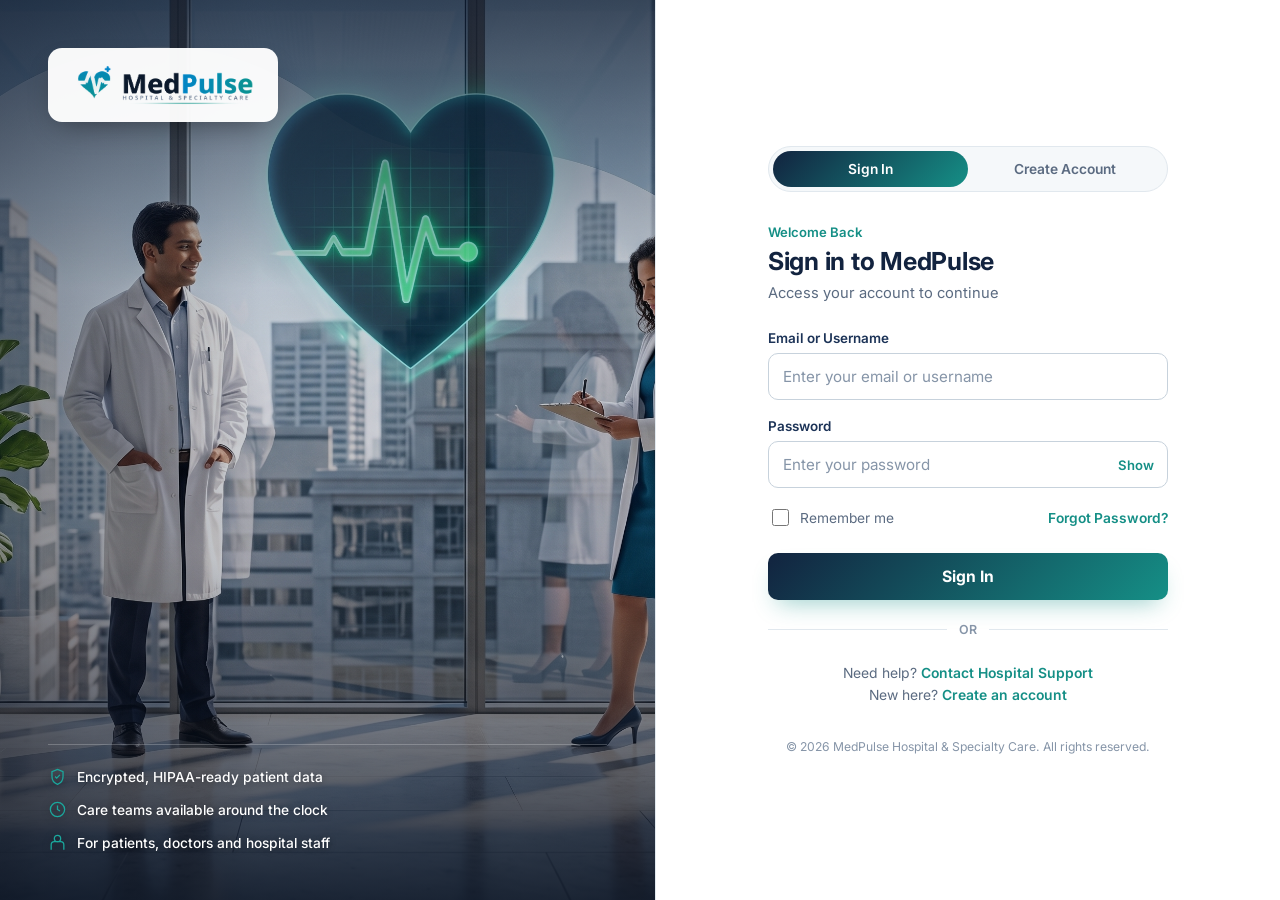
<file: login_page/index.html>
<!DOCTYPE html>
<html lang="en">
<head>
<meta charset="UTF-8">
<meta name="viewport" content="width=device-width, initial-scale=1, viewport-fit=cover">
<title>Sign In · MedPulse Hospital &amp; Specialty Care</title>
<link rel="icon" type="image/svg+xml" href="favicon.svg">
<link rel="preconnect" href="https://fonts.googleapis.com">
<link rel="preconnect" href="https://fonts.gstatic.com" crossorigin>
<link href="https://fonts.googleapis.com/css2?family=Inter:wght@400;500;600;700&display=swap" rel="stylesheet">
<link rel="stylesheet" href="style.css">
</head>
<body>

<div class="auth-page">

  <!-- ============ LEFT: BRAND PANEL ============ -->
  <aside class="brand-panel">

    <img class="brand-bg-photo" src="medpulse.png" alt="Doctors consulting inside a MedPulse facility">
    <div class="brand-overlay" aria-hidden="true"></div>

    <div class="brand-panel__inner">

      <div class="brand-logo-chip">
        <img class="brand-logo" src="logo.png" alt="MedPulse — Hospital &amp; Specialty Care">
      </div>

      <div class="brand-copy">
        <!-- <h1>Care that keeps pace with you.</h1> -->
        <!-- <p>One secure account for appointments, medical records and your care team — wherever your treatment takes you.</p> -->
      </div>

      <ul class="trust-list">
        <li>
          <svg viewBox="0 0 24 24" fill="none" stroke="currentColor" stroke-width="1.6"><path d="M12 3l7 3v6c0 5-3.4 8.6-7 10-3.6-1.4-7-5-7-10V6l7-3z"/><path d="M9 12l2 2 4-4"/></svg>
          Encrypted, HIPAA-ready patient data
        </li>
        <li>
          <svg viewBox="0 0 24 24" fill="none" stroke="currentColor" stroke-width="1.6"><circle cx="12" cy="12" r="9"/><path d="M12 7v5l3.2 2"/></svg>
          Care teams available around the clock
        </li>
        <li>
          <svg viewBox="0 0 24 24" fill="none" stroke="currentColor" stroke-width="1.6"><path d="M4 21v-6a4 4 0 014-4h8a4 4 0 014 4v6"/><circle cx="12" cy="7" r="4"/></svg>
          For patients, doctors and hospital staff
        </li>
      </ul>

    </div>
  </aside>

  <!-- ============ RIGHT: AUTH FORMS ============ -->
  <main class="form-panel">
    <div class="form-card">

      <img class="form-card__mobile-logo" src="logo.png" alt="MedPulse — Hospital &amp; Specialty Care">

      <div class="auth-switch" id="authSwitch" role="tablist">
        <button type="button" class="auth-switch__btn is-active" id="tabSignIn" role="tab" aria-selected="true" aria-controls="panelSignIn">Sign In</button>
        <button type="button" class="auth-switch__btn" id="tabRegister" role="tab" aria-selected="false" aria-controls="panelRegister">Create Account</button>
        <span class="auth-switch__thumb" id="authThumb" aria-hidden="true"></span>
      </div>

      <!-- ---------------- SIGN IN ---------------- -->
      <section class="auth-panel is-active" id="panelSignIn" role="tabpanel" aria-labelledby="tabSignIn">

        <p class="eyebrow">Welcome Back</p>
        <h2 class="auth-heading">Sign in to MedPulse</h2>
        <p class="auth-subtext">Access your account to continue</p>

        <!-- Backend integration point: point this form's action/fetch at your auth API -->
        <form class="auth-form" id="signInForm" autocomplete="on" novalidate>

          <div class="form-field">
            <label for="signInId">Email or Username</label>
            <input type="text" id="signInId" name="identifier" placeholder="Enter your email or username" autocomplete="username" required>
          </div>

          <div class="form-field">
            <label for="signInPw">Password</label>
            <div class="password-field">
              <input type="password" id="signInPw" name="password" placeholder="Enter your password" autocomplete="current-password" required>
              <button type="button" class="password-toggle" data-target="signInPw">Show</button>
            </div>
          </div>

          <div class="form-row">
            <label class="checkbox">
              <input type="checkbox" name="rememberMe">
              <span>Remember me</span>
            </label>
            <a href="#" class="text-link">Forgot Password?</a>
          </div>

          <button type="submit" class="btn-primary">Sign In</button>

          <div class="divider"><span>OR</span></div>

          <p class="helper-text">Need help? <a href="#" class="text-link">Contact Hospital Support</a></p>
          <p class="helper-text">New here? <a href="#" class="text-link" id="goToRegister">Create an account</a></p>
        </form>
      </section>

      <!-- ---------------- CREATE ACCOUNT ---------------- -->
      <section class="auth-panel" id="panelRegister" role="tabpanel" aria-labelledby="tabRegister" hidden>

        <p class="eyebrow">Join MedPulse</p>
        <h2 class="auth-heading">Create your account</h2>
        <p class="auth-subtext">Register as a patient or clinical personnel</p>

        <!-- Backend integration point: point this form's action/fetch at your registration API -->
        <form class="auth-form" id="registerForm" autocomplete="on" novalidate>

          <div class="role-tabs" role="radiogroup" aria-label="Account type">
            <input type="radio" name="role" id="rolePatient" value="patient" checked>
            <label for="rolePatient">Patient</label>

            <input type="radio" name="role" id="roleDoctor" value="doctor">
            <label for="roleDoctor">Doctor</label>

            <input type="radio" name="role" id="roleStaff" value="staff">
            <label for="roleStaff">Staff</label>
          </div>

          <!-- Fields required only for clinical staff -->
          <div class="doctor-fields" id="doctorFields" hidden>
            <div class="form-field">
              <label for="regFacility">Hospital / Facility</label>
              <select id="regFacility" name="facility">
                <option value="">Select the hospital you're registering for</option>
                <option>MedPulse Central</option>
                <option>MedPulse North Wing</option>
                <option>MedPulse Specialty Center</option>
              </select>
            </div>
            <div class="form-field">
              <label for="regSpecialty">Specialty</label>
              <input type="text" id="regSpecialty" name="specialty" placeholder="General Surgery &amp; Critical Care">
            </div>
            <div class="form-field">
              <label for="regLicense">Medical Council Reg. No.</label>
              <input type="text" id="regLicense" name="licenseNumber" placeholder="A-72819">
            </div>
          </div>

          <div class="form-field">
            <label for="regName">Full Legal Name</label>
            <input type="text" id="regName" name="fullName" placeholder="Jane Doe" autocomplete="name" required>
          </div>

          <div class="form-field">
            <label for="regEmail">Email Address</label>
            <input type="email" id="regEmail" name="email" placeholder="you@hospital.com" autocomplete="email" required>
          </div>

          <div class="form-field">
            <label for="regPhone">Phone</label>
            <input type="tel" id="regPhone" name="phone" placeholder="01712345678" autocomplete="tel" required>
          </div>

          <div class="form-grid">
            <div class="form-field">
              <label for="regDob">Date of Birth</label>
              <input type="date" id="regDob" name="dob" autocomplete="bday">
            </div>
            <div class="form-field">
              <label for="regBloodGroup">Blood Group</label>
              <select id="regBloodGroup" name="bloodGroup">
                <option value="">Select</option>
                <option>A+</option><option>A-</option>
                <option>B+</option><option>B-</option>
                <option>O+</option><option>O-</option>
                <option>AB+</option><option>AB-</option>
              </select>
            </div>
          </div>

          <div class="form-field">
            <label for="regPw">Create Password</label>
            <div class="password-field">
              <input type="password" id="regPw" name="password" placeholder="Min. 8 characters" autocomplete="new-password" minlength="8" required>
              <button type="button" class="password-toggle" data-target="regPw">Show</button>
            </div>
          </div>

          <button type="submit" class="btn-primary">Create Account</button>

          <p class="helper-text">Already registered? <a href="#" class="text-link" id="goToSignIn">Back to sign in</a></p>
        </form>
      </section>

      <p class="form-footer">© 2026 MedPulse Hospital &amp; Specialty Care. All rights reserved.</p>
    </div>
  </main>

</div>

<script>
  // Tiny UI-only interactions — no backend logic here.
  const tabSignIn   = document.getElementById('tabSignIn');
  const tabRegister = document.getElementById('tabRegister');
  const panelSignIn   = document.getElementById('panelSignIn');
  const panelRegister = document.getElementById('panelRegister');
  const thumb = document.getElementById('authThumb');

  function showPanel(which){
    const toRegister = which === 'register';
    tabSignIn.classList.toggle('is-active', !toRegister);
    tabRegister.classList.toggle('is-active', toRegister);
    tabSignIn.setAttribute('aria-selected', String(!toRegister));
    tabRegister.setAttribute('aria-selected', String(toRegister));
    panelSignIn.hidden = toRegister;
    panelRegister.hidden = !toRegister;
    panelSignIn.classList.toggle('is-active', !toRegister);
    panelRegister.classList.toggle('is-active', toRegister);
    thumb.classList.toggle('is-right', toRegister);
  }

  tabSignIn.addEventListener('click', () => showPanel('signin'));
  tabRegister.addEventListener('click', () => showPanel('register'));
  document.getElementById('goToRegister').addEventListener('click', (e) => { e.preventDefault(); showPanel('register'); });
  document.getElementById('goToSignIn').addEventListener('click', (e) => { e.preventDefault(); showPanel('signin'); });

  // Show/hide clinical-only fields based on selected role
  const doctorFields = document.getElementById('doctorFields');
  document.querySelectorAll('input[name="role"]').forEach(radio => {
    radio.addEventListener('change', () => {
      doctorFields.hidden = radio.value !== 'doctor' ? true : false;
    });
  });

  // Password show/hide
  document.querySelectorAll('.password-toggle').forEach(btn => {
    btn.addEventListener('click', () => {
      const input = document.getElementById(btn.dataset.target);
      const isHidden = input.type === 'password';
      input.type = isHidden ? 'text' : 'password';
      btn.textContent = isHidden ? 'Hide' : 'Show';
    });
  });
</script>
</body>
</html>
</file>
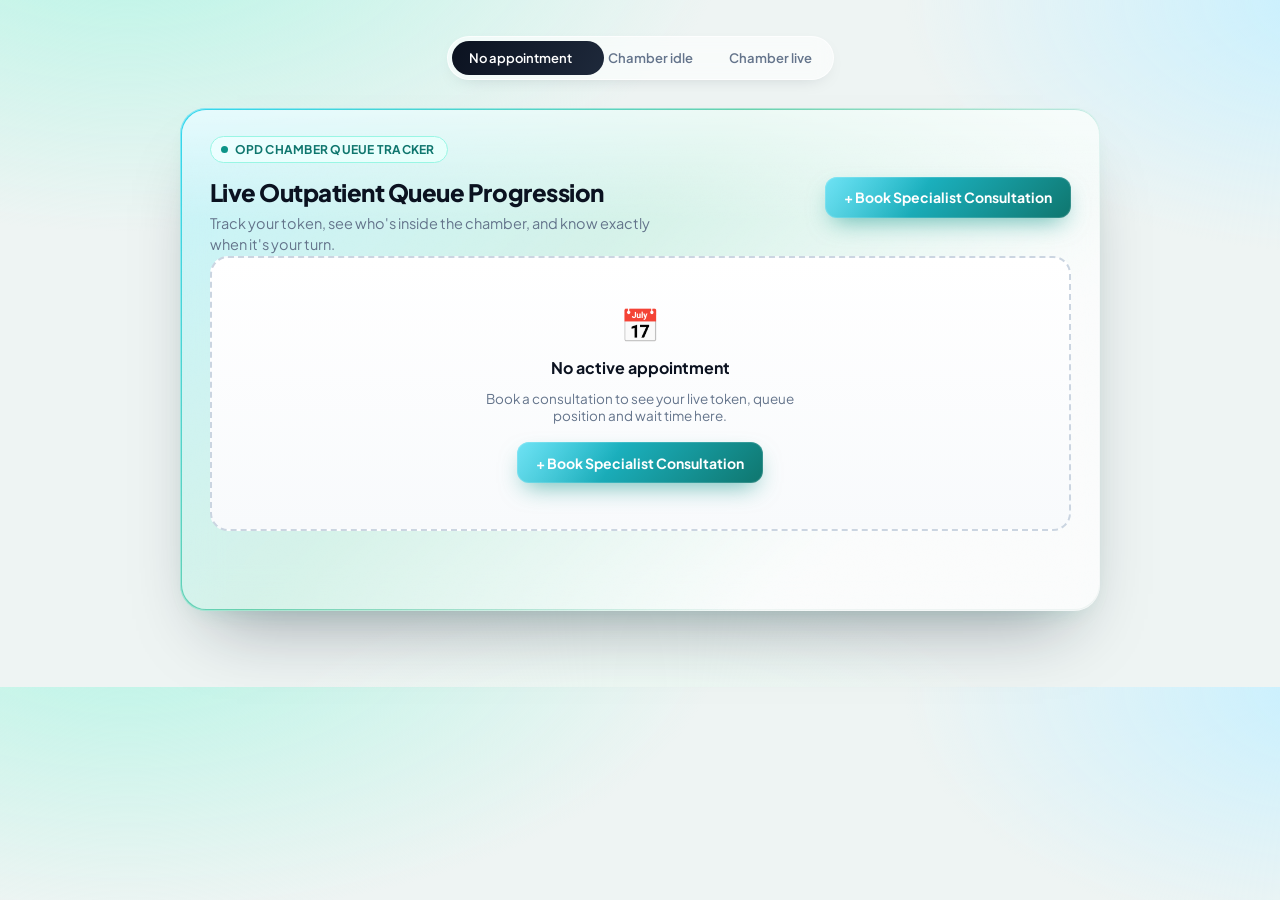
<file: Live OPD Chamber Queue Widget.html>
<!DOCTYPE html>
<html lang="en">
<head>
<meta charset="UTF-8">
<meta name="viewport" content="width=device-width, initial-scale=1, viewport-fit=cover">
<title>MedPulse — Live OPD Chamber Queue</title>
<link rel="preconnect" href="https://fonts.googleapis.com">
<link rel="preconnect" href="https://fonts.gstatic.com" crossorigin>
<link href="https://fonts.googleapis.com/css2?family=Plus+Jakarta+Sans:wght@500;600;700;800&family=JetBrains+Mono:wght@600;700&display=swap" rel="stylesheet">
<style>
  :root{
    --cyan:#22d3ee; --teal:#0d9488; --teal-dark:#0f766e;
    --emerald:#10b981; --emerald-dark:#059669; --emerald-100:#d1fae5;
    --amber:#d97706; --gold:#f59e0b; --amber-100:#fef3c7; --amber-200:#fde68a;
    --slate-900:#0b1220; --slate-700:#334155; --slate-500:#64748b;
    --slate-200:#e2e8f0; --slate-100:#f1f5f9; --slate-50:#f8fafc;
    --mono:'JetBrains Mono','SF Mono',ui-monospace,Menlo,monospace;
    --font:'Plus Jakarta Sans', Inter, system-ui, -apple-system, sans-serif;
    box-sizing:border-box;
  }
  *{box-sizing:inherit;}
  body{
    margin:0; font-family:var(--font); color:var(--slate-900); padding:36px 16px 60px;
    -webkit-font-smoothing:antialiased;
    background:
      radial-gradient(1000px 500px at 10% -10%, #b8f5e6 0%, transparent 60%),
      radial-gradient(800px 460px at 105% 0%, #c7f0ff 0%, transparent 55%),
      radial-gradient(700px 420px at 50% 120%, #ecfdf5 0%, transparent 60%),
      #eef4f3;
  }
  .wrap{max-width:920px;margin:0 auto;}

  /* ---- switcher with sliding pill ---- */
  .demo-switch{
    position:relative; display:flex; gap:2px; background:rgba(255,255,255,.6); backdrop-filter:blur(10px);
    border:1px solid rgba(255,255,255,.7); border-radius:999px; padding:4px; width:fit-content; margin:0 auto 28px;
    box-shadow:0 6px 20px -12px rgba(15,23,42,.25);
  }
  .switch-indicator{
    position:absolute; top:4px; bottom:4px; left:4px; width:0; border-radius:999px;
    background:linear-gradient(120deg,var(--slate-900),#1e293b);
    transition:left .35s cubic-bezier(.65,0,.35,1), width .35s cubic-bezier(.65,0,.35,1);
    z-index:0;
  }
  .demo-switch button{
    position:relative; z-index:1; border:none; background:transparent; padding:9px 17px; border-radius:999px;
    font-family:var(--font); font-size:13px; font-weight:600; color:var(--slate-500);
    cursor:pointer; transition:color .25s;
  }
  .demo-switch button.active{color:#fff;}

  /* ---- hero shell: gradient-border glass container ---- */
  .hero-shell{
    position:relative; border-radius:26px; padding:1.5px; margin-bottom:16px;
    background:linear-gradient(135deg, rgba(34,211,238,.9), rgba(16,185,129,.6) 40%, rgba(16,185,129,0) 75%);
    box-shadow:0 40px 70px -32px rgba(15,23,42,.4), 0 10px 28px -14px rgba(16,185,129,.2), 0 0 0 1px rgba(255,255,255,.4) inset;
    animation:heroIn .7s cubic-bezier(.16,1,.3,1) both;
  }
  @keyframes heroIn{from{opacity:0; transform:translateY(14px) scale(.985);}to{opacity:1; transform:translateY(0) scale(1);}}
  .hero-inner{
    position:relative; border-radius:24.5px; background:rgba(255,255,255,.72);
    backdrop-filter:blur(18px); -webkit-backdrop-filter:blur(18px);
    padding:26px 28px 6px; overflow:hidden;
  }
  .hero-inner::before{
    content:''; position:absolute; inset:0; pointer-events:none; z-index:0;
    background:linear-gradient(180deg, rgba(255,255,255,.55) 0%, rgba(255,255,255,0) 22%);
  }
  .hero-inner::after{
    content:''; position:absolute; inset:0; pointer-events:none; z-index:0; opacity:.5; mix-blend-mode:overlay;
    background-image:url("data:image/svg+xml,%3Csvg xmlns='http://www.w3.org/2000/svg' width='90' height='90'%3E%3Cfilter id='n'%3E%3CfeTurbulence type='fractalNoise' baseFrequency='0.9' numOctaves='2' stitchTiles='stitch'/%3E%3C/filter%3E%3Crect width='100%25' height='100%25' filter='url(%23n)' opacity='0.05'/%3E%3C/svg%3E");
  }
  .hero-inner > *{position:relative; z-index:1;}
  .divider{height:1px; background:linear-gradient(90deg,transparent,rgba(148,163,184,.35),transparent); margin:18px 0;}

  .badge-row{display:flex; align-items:center; gap:8px; margin-bottom:14px;}
  .status-badge{
    display:inline-flex; align-items:center; gap:7px;
    background:linear-gradient(135deg,#ecfeff,#e6fffb);
    color:var(--teal-dark); border:1px solid #99f6e4; padding:5px 12px 5px 10px;
    border-radius:999px; font-size:12px; font-weight:700; letter-spacing:.02em;
  }
  .dot{width:7px;height:7px;border-radius:50%;background:var(--teal);}
  .dot.pulse{animation:pulse 1.8s ease-in-out infinite;}
  @keyframes pulse{0%,100%{box-shadow:0 0 0 0 rgba(16,185,129,.55);}50%{box-shadow:0 0 0 6px rgba(16,185,129,0);}}
  .header-top{display:flex; justify-content:space-between; align-items:flex-start; gap:16px; flex-wrap:wrap;}
  h1{font-size:24px; font-weight:800; margin:0 0 6px; letter-spacing:-.02em; line-height:1.25;}
  .sub{color:var(--slate-500); font-size:14.5px; line-height:1.5; margin:0; max-width:440px;}
  .btn-primary{
    position:relative; overflow:hidden;
    background:linear-gradient(135deg,var(--cyan),var(--teal-dark)); color:#fff; border:none; padding:11.5px 19px;
    border-radius:12px; font-family:var(--font); font-weight:700; font-size:14px;
    cursor:pointer; white-space:nowrap; transition:transform .15s, box-shadow .2s;
    box-shadow:0 10px 24px -8px rgba(13,148,136,.65), 0 0 0 1px rgba(255,255,255,.15) inset;
  }
  .btn-primary::before{
    content:''; position:absolute; inset:0; background:linear-gradient(120deg,rgba(255,255,255,.35),transparent 40%);
    pointer-events:none;
  }
  .btn-primary:hover{transform:translateY(-1.5px); box-shadow:0 14px 30px -8px rgba(13,148,136,.7), 0 0 0 1px rgba(255,255,255,.2) inset;}

  .doc-banner{display:flex; align-items:center; justify-content:space-between; gap:16px; flex-wrap:wrap; padding-bottom:20px;}
  .doc-left{display:flex; align-items:center; gap:14px;}
  .doc-avatar{
    width:46px;height:46px;border-radius:12px; background:linear-gradient(145deg,var(--cyan),var(--teal-dark));
    color:#fff; display:flex; align-items:center; justify-content:center; font-weight:700; font-size:16px; flex:none;
    box-shadow:0 8px 18px -6px rgba(13,148,136,.6), 0 0 0 3px rgba(34,211,238,.15);
  }
  .doc-name{font-weight:700; font-size:15.5px; margin:0; letter-spacing:-.005em;}
  .doc-meta{color:var(--slate-500); font-size:13px; margin:2px 0 0;}
  .session-status{font-size:13px; font-weight:600; display:flex; align-items:center; gap:6px;}
  .session-status.on{color:var(--emerald-dark);}
  .session-status.delayed{color:var(--amber);}

  .grid{display:grid; grid-template-columns:repeat(3,1fr); gap:14px; padding-bottom:22px;}
  @media (max-width:760px){.grid{grid-template-columns:1fr;}}
  .grid.fade-out{animation:gridOut .16s ease forwards;}
  .grid.fade-in{animation:gridIn .38s cubic-bezier(.22,1,.36,1) forwards;}
  @keyframes gridOut{to{opacity:0; transform:translateY(4px) scale(.98);}}
  @keyframes gridIn{from{opacity:0; transform:translateY(12px) scale(.97);}to{opacity:1; transform:translateY(0) scale(1);}}

  .card{
    background:linear-gradient(180deg,rgba(255,255,255,.92),rgba(255,255,255,.62));
    border:1px solid rgba(226,232,240,.8); border-radius:20px;
    padding:21px; display:flex; flex-direction:column; gap:10px; position:relative; overflow:hidden;
    box-shadow:0 1px 2px rgba(15,23,42,.03);
    transition:transform .3s cubic-bezier(.16,1,.3,1), box-shadow .3s ease;
  }
  .card::after{
    content:''; position:absolute; top:0; left:10%; right:10%; height:1px;
    background:linear-gradient(90deg,transparent,rgba(255,255,255,.9),transparent); pointer-events:none;
  }
  .card:hover{transform:translateY(-5px); box-shadow:0 24px 40px -22px rgba(15,23,42,.32);}
  .card-label{font-size:11px; font-weight:700; color:var(--slate-500); letter-spacing:.05em;}
  .token-big{
    font-size:40px; font-weight:800; letter-spacing:-.02em; font-variant-numeric:tabular-nums;
    background:linear-gradient(135deg,var(--slate-900),var(--teal-dark));
    -webkit-background-clip:text; background-clip:text; color:transparent;
  }
  .pill{display:inline-flex; align-items:center; gap:6px; background:var(--slate-100); color:var(--slate-700); border-radius:999px; padding:5px 10px; font-size:12px; font-weight:600; width:fit-content;}
  .shift-info{font-size:13px; color:var(--slate-500); line-height:1.45;}

  /* ---- Card 2: hero monitor ---- */
  .card2.idle{
    background:
      radial-gradient(140px 100px at 85% -10%, rgba(245,158,11,.25), transparent),
      linear-gradient(160deg,#fff8e8,#fdf1d9 55%,#fff);
    border-color:var(--amber-200);
    box-shadow:0 20px 40px -24px rgba(217,119,6,.35);
  }
  .hourglass{width:40px;height:40px;border-radius:12px;display:flex;align-items:center;justify-content:center;font-size:19px;
    background:linear-gradient(145deg,var(--amber-100),var(--amber-200)); animation:flip 2.4s ease-in-out infinite;}
  @keyframes flip{0%,40%{transform:rotate(0);}50%,90%{transform:rotate(180deg);}100%{transform:rotate(180deg);}}
  .idle-flag{color:#92400e; font-weight:800; font-size:19px;}
  .idle-tag{display:inline-flex; align-items:center; gap:6px; width:fit-content; background:var(--amber-100); color:#92400e;
    border:1px solid var(--amber-200); padding:4px 10px; border-radius:999px; font-size:11.5px; font-weight:700;}
  .idle-tag .dot{background:var(--amber); animation:pulse 2s ease-in-out infinite;}

  .card2.live{
    background:linear-gradient(155deg,#083d34 0%,#0a5c4c 45%,#0d9488 100%);
    border-color:transparent; color:#ecfffb;
    box-shadow:0 10px 30px -10px rgba(16,185,129,.45), 0 30px 60px -30px rgba(16,185,129,.4);
  }
  .card2.live .card-label{color:#a7f3d0;}
  .card2.live::before{
    content:''; position:absolute; inset:0; border-radius:20px; padding:1.5px;
    background:conic-gradient(from var(--ang,0deg), transparent 0deg, #6ee7b7 40deg, #22d3ee 90deg, transparent 160deg);
    -webkit-mask:linear-gradient(#000 0 0) content-box, linear-gradient(#000 0 0);
    -webkit-mask-composite:xor; mask-composite:exclude;
    animation:spin 3.2s linear infinite; pointer-events:none;
  }
  @keyframes spin{to{--ang:360deg;}}
  @property --ang{syntax:'<angle>'; inherits:false; initial-value:0deg;}
  .live-tag{display:inline-flex; align-items:center; gap:7px; color:#d1fae5; font-weight:700; font-size:11.5px;
    background:rgba(16,185,129,.25); border:1px solid rgba(110,231,183,.4); padding:4px 10px; border-radius:999px; width:fit-content;}
  .pulse-mini{width:7px;height:7px;border-radius:50%;background:#6ee7b7; animation:pulse 1.4s ease-in-out infinite;}
  .serving-name{font-size:23px; font-weight:800; display:flex; align-items:center; gap:9px; color:#fff;}
  .live-dot{width:10px;height:10px;border-radius:50%;background:#34d399; box-shadow:0 0 0 4px rgba(52,211,153,.3); animation:blink 1.1s steps(1) infinite;}
  @keyframes blink{0%,49%{opacity:1;}50%,100%{opacity:.25;}}
  .card2.live .shift-info{color:#c7f6e9;}
  .ecg-wrap{width:100%;height:26px;overflow:hidden;margin-top:2px;}
  .ecg-track{width:200%;height:100%;display:flex;animation:ecgScroll 3.4s linear infinite;}
  .ecg-track svg{width:50%;height:100%;flex:none;}
  @keyframes ecgScroll{from{transform:translateX(0);}to{transform:translateX(-50%);}}

  /* ---- Card 3: radial gauge ---- */
  .gauge-wrap{display:flex; flex-direction:column; align-items:center; gap:12px; padding-top:2px;}
  .gauge-svg{transform:rotate(-90deg); overflow:visible;}
  .gauge-track{fill:none; stroke:var(--slate-100); stroke-width:9;}
  .gauge-progress{
    fill:none; stroke:url(#gaugeGrad); stroke-width:9; stroke-linecap:round;
    transition:stroke-dashoffset 1s linear, stroke 0.6s ease;
    filter:drop-shadow(0 0 5px rgba(16,185,129,.5)) drop-shadow(0 0 10px rgba(34,211,238,.35));
  }
  .gauge-center{position:relative;}
  .gauge-time{
    position:absolute; inset:0; display:flex; align-items:center; justify-content:center;
    font-family:var(--mono); font-size:21px; font-weight:800; letter-spacing:.01em; color:var(--slate-900);
    transition:color .4s ease;
  }
  .gauge-time .minus{opacity:.7; margin-right:1px;}
  .gauge-time .colon{animation:blinkColon 1s steps(1) infinite; margin:0 1px;}
  @keyframes blinkColon{0%,49%{opacity:1;}50%,100%{opacity:.15;}}

  /* turn-ready alert state */
  .gauge-wrap.ready .gauge-progress{stroke:url(#gaugeGradReady); stroke-dashoffset:0; animation:readyRing 1.1s ease-in-out infinite;}
  @keyframes readyRing{
    0%,100%{filter:drop-shadow(0 0 6px rgba(245,158,11,.6)) drop-shadow(0 0 4px rgba(245,158,11,.4));}
    50%{filter:drop-shadow(0 0 16px rgba(16,185,129,.85)) drop-shadow(0 0 8px rgba(245,158,11,.55));}
  }
  .gauge-time.ready{
    flex-direction:column; gap:2px; font-family:var(--font); font-size:13px; font-weight:800;
    letter-spacing:.01em; text-transform:none; animation:readyText 1.1s ease-in-out infinite;
  }
  @keyframes readyText{0%,100%{color:#b45309;}50%{color:#059669;}}
  .ahead-pill{
    background:rgba(255,255,255,.7); backdrop-filter:blur(6px); border:1px solid rgba(148,163,184,.3);
    padding:7px 14px; border-radius:999px; font-size:12.5px; font-weight:700; color:var(--slate-700);
  }
  .est-window{font-size:12px; color:var(--slate-500); text-align:center;}

  /* ---- alert strip ---- */
  .alert-strip{
    display:flex; align-items:center; gap:10px;
    background:linear-gradient(135deg,var(--amber-100),#fff4e0); border:1px solid var(--amber-200);
    color:#92400e; border-radius:14px; padding:13px 18px; font-size:14px; font-weight:600;
    max-height:0; opacity:0; overflow:hidden; margin:0 0 0; transform:translateY(-6px);
    transition:max-height .4s ease, opacity .4s ease, transform .4s ease, margin .4s ease;
  }
  .alert-strip.show{max-height:80px; opacity:1; transform:translateY(0); margin:0 0 16px; animation:alertPulse 2.5s ease-in-out infinite;}
  @keyframes alertPulse{0%,100%{box-shadow:0 0 0 0 rgba(217,119,6,0);}50%{box-shadow:0 0 0 6px rgba(217,119,6,.1);}}

  .empty-state{border:2px dashed #cbd5e1; border-radius:18px; padding:46px 20px; display:flex; flex-direction:column; align-items:center; gap:12px; text-align:center; background:linear-gradient(180deg,#fff,var(--slate-50)); margin-bottom:22px;}
  .empty-icon{font-size:32px;}
  .empty-title{font-weight:700; font-size:16px;}
  .empty-sub{color:var(--slate-500); font-size:13.5px; max-width:340px;}
  .hide{display:none !important;}
  @media (prefers-reduced-motion:reduce){*{animation-duration:.001ms !important; animation-iteration-count:1 !important; transition-duration:.001ms !important;}}
</style>
</head>
<body>
<div class="wrap">

  <div class="demo-switch" role="tablist" aria-label="Demo state switcher">
    <div class="switch-indicator" id="switchInd"></div>
    <button data-state="vacant" class="active">No appointment</button>
    <button data-state="idle">Chamber idle</button>
    <button data-state="live">Chamber live</button>
  </div>

  <div class="hero-shell">
    <div class="hero-inner">
      <div class="badge-row">
        <span class="status-badge"><span class="dot pulse"></span>OPD CHAMBER QUEUE TRACKER</span>
      </div>
      <div class="header-top">
        <div>
          <h1>Live Outpatient Queue Progression</h1>
          <p class="sub">Track your token, see who's inside the chamber, and know exactly when it's your turn.</p>
        </div>
        <button class="btn-primary" id="bookBtn">+ Book Specialist Consultation</button>
      </div>

      <div class="divider" id="divider1"></div>

      <div class="doc-banner" id="docBanner">
        <div class="doc-left">
          <div class="doc-avatar">MT</div>
          <div>
            <p class="doc-name">Dr. Maisa Rahman Tinu</p>
            <p class="doc-meta">Gynecology &amp; Obstetrics · MedPulse Hospital &amp; Specialty Care · Room 241</p>
          </div>
        </div>
        <div class="session-status on" id="sessionStatus"><span class="dot" style="background:var(--emerald)"></span>On schedule</div>
      </div>

      <div class="divider" id="divider2"></div>

      <div class="grid" id="cardGrid"></div>

      <div class="alert-strip" id="alertStrip">⚠️ You are next in line! Please proceed to Chamber Door Room-241</div>
    </div>
  </div>

</div>

<script>
(function(){
  const buttons = document.querySelectorAll('.demo-switch button');
  const switchInd = document.getElementById('switchInd');
  const cardGrid = document.getElementById('cardGrid');
  const docBanner = document.getElementById('docBanner');
  const divider1 = document.getElementById('divider1');
  const divider2 = document.getElementById('divider2');
  const alertStrip = document.getElementById('alertStrip');
  const sessionStatus = document.getElementById('sessionStatus');

  let card2, card2body, aheadEl, estWindow, gaugeProg, gaugeTime, gaugeWrap;
  let timer = null;
  const TOTAL = 480; // 08:00 demo countdown
  let remaining = TOTAL;
  const CIRC = 2 * Math.PI * 52;

  function fmtParts(sec){
    const m = Math.floor(sec/60), s = sec%60;
    return {m:String(m).padStart(2,'0'), s:String(s).padStart(2,'0')};
  }

  const ecgPath = '<svg viewBox="0 0 200 26" preserveAspectRatio="none"><polyline points="0,13 28,13 34,4 40,24 46,13 76,13 82,5 88,21 94,13 200,13" fill="none" stroke="#6ee7b7" stroke-width="2" stroke-linecap="round" stroke-linejoin="round"/></svg>';

  const idleTemplate =
    '<div class="hourglass">⏳</div><span class="idle-flag">Chamber Idle</span>' +
    '<span class="idle-tag"><span class="dot"></span>Awaiting check-in</span>' +
    '<span class="shift-info">Doctor has not checked in yet.</span>';

  const liveTemplate =
    '<div class="live-tag"><span class="pulse-mini"></span>LIVE NOW</div>' +
    '<div class="serving-name"><span class="live-dot"></span>Token #03</div>' +
    '<div class="ecg-wrap"><div class="ecg-track">' + ecgPath + ecgPath + '</div></div>' +
    '<span class="shift-info">Now inside the chamber</span>';

  function gaugeMarkup(){
    return '<div class="gauge-wrap" id="gaugeWrap">' +
      '<div class="gauge-center">' +
      '<svg class="gauge-svg" width="132" height="132" viewBox="0 0 132 132">' +
      '<defs>' +
      '<linearGradient id="gaugeGrad" x1="0%" y1="0%" x2="100%" y2="100%">' +
      '<stop offset="0%" stop-color="#22d3ee"/><stop offset="100%" stop-color="#10b981"/></linearGradient>' +
      '<linearGradient id="gaugeGradReady" x1="0%" y1="0%" x2="100%" y2="100%">' +
      '<stop offset="0%" stop-color="#f59e0b"/><stop offset="100%" stop-color="#10b981"/></linearGradient>' +
      '</defs>' +
      '<circle class="gauge-track" cx="66" cy="66" r="52"/>' +
      '<circle class="gauge-progress" id="gaugeProg" cx="66" cy="66" r="52" stroke-dasharray="' + CIRC + '" stroke-dashoffset="0"/>' +
      '</svg>' +
      '<div class="gauge-time" id="gaugeTime"></div>' +
      '</div>' +
      '<span class="ahead-pill" id="aheadEl">2 patients ahead of you</span>' +
      '<span class="est-window" id="estWindow">Estimated window: 11:40 AM – 11:55 AM</span>' +
      '</div>';
  }

  function renderIdle(){
    card2.className = 'card card2 idle';
    card2body.innerHTML = idleTemplate;
    sessionStatus.className = 'session-status delayed';
    sessionStatus.innerHTML = '<span class="dot" style="background:var(--amber)"></span>Delayed by ~5 mins';
    alertStrip.classList.remove('show');
  }

  function setGaugeTime(){
    if(remaining <= 0){
      gaugeWrap.classList.add('ready');
      gaugeTime.classList.add('ready');
      gaugeTime.innerHTML = 'Turn ready<br>Step inside!';
      gaugeProg.style.strokeDashoffset = 0;
      return;
    }
    gaugeWrap.classList.remove('ready');
    gaugeTime.classList.remove('ready');
    const p = fmtParts(remaining);
    gaugeTime.innerHTML = '<span class="minus">-</span>' + p.m + '<span class="colon">:</span>' + p.s;
    // offset = circumference - (remainingSeconds / totalSeconds) * circumference
    const offset = CIRC - (remaining / TOTAL) * CIRC;
    gaugeProg.style.strokeDashoffset = offset.toFixed(1);
  }

  function updateLiveDynamic(){
    setGaugeTime();
    let ahead;
    if(remaining > 240){ ahead = 2; } else if(remaining > 0){ ahead = 1; } else { ahead = 0; }
    aheadEl.textContent = ahead === 0 ? 'Being called in now' : ahead + (ahead===1?' patient ahead of you':' patients ahead of you');
    estWindow.textContent = ahead === 0 ? 'Please proceed to the chamber door.' : 'Estimated window: 11:40 AM – 11:55 AM';
    alertStrip.classList.toggle('show', ahead <= 1);
  }

  function renderLive(){
    card2.className = 'card card2 live';
    card2body.innerHTML = liveTemplate;
    sessionStatus.className = 'session-status on';
    sessionStatus.innerHTML = '<span class="dot" style="background:var(--emerald)"></span>On schedule';
    remaining = TOTAL;
    updateLiveDynamic();
    clearInterval(timer);
    timer = setInterval(function(){
      if(remaining > 0){ remaining--; updateLiveDynamic(); } else { clearInterval(timer); }
    }, 1000);
  }

  function baseCardsMarkup(){
    return '<div class="card"><span class="card-label">YOUR SERIAL NUMBER</span><div class="token-big">#04</div>' +
      '<span class="shift-info">Morning Shift · 10:00 AM – 1:00 PM</span>' +
      '<span class="pill">🩺 Intake: Chest tightness, fatigue</span></div>' +
      '<div class="card card2" id="card2"><span class="card-label">CURRENTLY SERVING</span><div id="card2body"></div></div>' +
      '<div class="card"><span class="card-label">QUEUE POSITION</span>' + gaugeMarkup() + '</div>';
  }

  function paint(state){
    clearInterval(timer);
    if(state === 'vacant'){
      docBanner.classList.add('hide'); divider1.classList.add('hide'); divider2.classList.add('hide');
      cardGrid.innerHTML = '<div class="empty-state" style="grid-column:1/-1">' +
        '<div class="empty-icon">📅</div><div class="empty-title">No active appointment</div>' +
        '<div class="empty-sub">Book a consultation to see your live token, queue position and wait time here.</div>' +
        '<button class="btn-primary" style="margin-top:6px" onclick="document.getElementById(\'bookBtn\').click()">+ Book Specialist Consultation</button></div>';
      alertStrip.classList.remove('show');
      return;
    }
    docBanner.classList.remove('hide'); divider1.classList.remove('hide'); divider2.classList.remove('hide');
    cardGrid.innerHTML = baseCardsMarkup();
    card2 = document.getElementById('card2');
    card2body = document.getElementById('card2body');
    aheadEl = document.getElementById('aheadEl');
    estWindow = document.getElementById('estWindow');
    gaugeProg = document.getElementById('gaugeProg');
    gaugeTime = document.getElementById('gaugeTime');
    gaugeWrap = document.getElementById('gaugeWrap');

    if(state === 'idle'){ renderIdle(); gaugeProg.style.stroke = '#f59e0b22'; setGaugeTimeIdle(); }
    else if(state === 'live'){ renderLive(); }
  }

  function setGaugeTimeIdle(){
    remaining = TOTAL; setGaugeTime();
    aheadEl.textContent = '2 patients ahead of you';
  }

  function moveIndicator(btn){
    switchInd.style.left = btn.offsetLeft + 'px';
    switchInd.style.width = btn.offsetWidth + 'px';
  }

  function setState(state){
    const btn = [...buttons].find(b => b.dataset.state === state);
    buttons.forEach(b => b.classList.toggle('active', b === btn));
    moveIndicator(btn);
    cardGrid.classList.add('fade-out');
    setTimeout(function(){
      paint(state);
      cardGrid.classList.remove('fade-out');
      cardGrid.classList.add('fade-in');
      setTimeout(()=>cardGrid.classList.remove('fade-in'), 380);
    }, 160);
  }

  buttons.forEach(b => b.addEventListener('click', () => setState(b.dataset.state)));
  document.getElementById('bookBtn').addEventListener('click', () => setState('idle'));

  requestAnimationFrame(function(){ moveIndicator(buttons[0]); paint('vacant'); });
})();
</script>
</body>
</html>
</file>
<file: login_page/style.css>
/* =========================================================
   MedPulse — Sign In / Create Account
   Palette pulled from the MedPulse logo:
     navy  -> "Med" wordmark, headings, dark UI
     teal  -> "Pulse" wordmark, primary actions, links
========================================================= */

:root{
  --navy-900:#12233f;
  --navy-700:#1c3357;
  --navy-500:#3a5578;
  --teal-600:#158f86;
  --teal-500:#1aa89d;
  --teal-100:#e4f5f3;
  --blue-100:#eaf2fb;
  --bg-soft:#f5f8fa;
  --surface:#ffffff;
  --border:#e1e8ee;
  --border-strong:#c7d2dc;
  --text-primary:#16233a;
  --text-muted:#5b6b81;
  --text-faint:#8695a8;
  --danger:#d64545;
  --focus-ring: rgba(26,168,157,0.22);
  --radius-md:10px;
  --radius-lg:16px;
  --shadow-card: 0 20px 45px -20px rgba(18,35,63,0.18);
}

*{box-sizing:border-box;}
html,body{height:100%;}
body{
  margin:0;
  font-family:'Inter',-apple-system,BlinkMacSystemFont,'Segoe UI',sans-serif;
  color:var(--text-primary);
  background:var(--bg-soft);
  -webkit-font-smoothing:antialiased;
}

img{max-width:100%;display:block;}
button{font-family:inherit;}
a{color:inherit;}

.auth-page{
  display:grid;
  grid-template-columns: 1.05fr 1fr;
  min-height:100vh;
}

/* ================= LEFT: BRAND PANEL ================= */
.brand-panel{
  position:relative;
  display:flex;
  padding:0;
  background:var(--navy-900);
  border-right:1px solid var(--border);
  overflow:hidden;
}

.brand-bg-photo{
  position:absolute;
  inset:0;
  width:100%;
  height:100%;
  object-fit:cover;
  object-position:50% 30%;
  z-index:0;
}

.brand-overlay{
  position:absolute;
  inset:0;
  z-index:1;
  background:
    linear-gradient(180deg, rgba(10,20,38,0.72) 0%, rgba(10,20,38,0.18) 32%, rgba(10,20,38,0.20) 62%, rgba(8,17,32,0.88) 100%),
    linear-gradient(90deg, rgba(10,20,38,0.35) 0%, rgba(10,20,38,0) 40%);
}

.brand-panel__inner{
  position:relative;
  z-index:2;
  width:100%;
  display:flex;
  flex-direction:column;
  justify-content:space-between;
  padding:48px;
}

.brand-logo-chip{
  display:inline-flex;
  align-self:flex-start;
  background:rgba(255,255,255,0.96);
  padding:14px 20px;
  border-radius:14px;
  box-shadow:0 12px 30px -12px rgba(0,0,0,0.45);
}

.brand-logo{
  width:190px;
  margin:0;
}

.brand-copy h1{
  font-size:2.05rem;
  line-height:1.22;
  font-weight:700;
  letter-spacing:-0.015em;
  color:#fff;
  margin:0 0 16px;
}

.brand-copy p{
  font-size:1rem;
  line-height:1.65;
  color:rgba(255,255,255,0.85);
  margin:0;
  max-width:38ch;
}

.trust-list{
  list-style:none;
  margin:0;
  padding:22px 0 0;
  border-top:1px solid rgba(255,255,255,0.22);
  display:flex;
  flex-direction:column;
  gap:14px;
}
.trust-list li{
  display:flex;
  align-items:center;
  gap:10px;
  font-size:0.86rem;
  color:#fff;
  font-weight:500;
  text-shadow:0 1px 6px rgba(0,0,0,0.35);
}
.trust-list svg{
  width:19px;height:19px;flex-shrink:0;
  color:var(--teal-500);
  filter:drop-shadow(0 1px 4px rgba(0,0,0,0.35));
}

/* ================= RIGHT: FORM PANEL ================= */
.form-panel{
  display:flex;
  align-items:center;
  justify-content:center;
  padding:48px 32px;
  background:var(--surface);
}

.form-card{
  width:100%;
  max-width:400px;
}

.form-card__mobile-logo{
  display:none;
  width:150px;
  margin:0 auto 28px;
}

.auth-switch{
  position:relative;
  display:grid;
  grid-template-columns:1fr 1fr;
  background:var(--bg-soft);
  border:1px solid var(--border);
  border-radius:999px;
  padding:4px;
  margin-bottom:32px;
}
.auth-switch__btn{
  position:relative;
  z-index:1;
  border:none;
  background:transparent;
  padding:10px 12px;
  border-radius:999px;
  font-size:0.86rem;
  font-weight:600;
  color:var(--text-muted);
  cursor:pointer;
  transition:color 0.25s ease;
}
.auth-switch__btn.is-active{color:#fff;}
.auth-switch__thumb{
  position:absolute;
  top:4px;left:4px;bottom:4px;
  width:calc(50% - 4px);
  background:linear-gradient(135deg,var(--navy-900),var(--teal-600));
  border-radius:999px;
  transition:transform 0.3s cubic-bezier(.65,0,.35,1);
}
.auth-switch__thumb.is-right{transform:translateX(100%);}

.eyebrow{
  font-size:0.82rem;
  font-weight:600;
  color:var(--teal-600);
  margin:0 0 6px;
}
.auth-heading{
  font-size:1.55rem;
  font-weight:700;
  letter-spacing:-0.01em;
  color:var(--navy-900);
  margin:0 0 8px;
}
.auth-subtext{
  font-size:0.92rem;
  color:var(--text-muted);
  margin:0 0 28px;
}

.auth-panel{display:none;}
.auth-panel.is-active{display:block;}

.auth-form{display:flex;flex-direction:column;}

.form-field{margin-bottom:18px;}
.form-field label{
  display:block;
  font-size:0.84rem;
  font-weight:600;
  color:var(--navy-700);
  margin-bottom:7px;
}

.form-field input,
.form-field select{
  width:100%;
  padding:13px 14px;
  font-size:0.95rem;
  font-family:inherit;
  color:var(--text-primary);
  background:var(--surface);
  border:1.5px solid var(--border-strong);
  border-radius:var(--radius-md);
  transition:border-color 0.18s ease, box-shadow 0.18s ease;
}
.form-field input::placeholder{color:var(--text-faint);}
.form-field input:focus,
.form-field select:focus{
  outline:none;
  border-color:var(--teal-500);
  box-shadow:0 0 0 4px var(--focus-ring);
}
.form-field select{appearance:auto;cursor:pointer;}

.form-grid{
  display:grid;
  grid-template-columns:1fr 1fr;
  gap:14px 16px;
}

.password-field{position:relative;}
.password-field input{padding-right:66px;}
.password-toggle{
  position:absolute;
  right:6px;top:50%;
  transform:translateY(-50%);
  border:none;
  background:none;
  color:var(--teal-600);
  font-size:0.82rem;
  font-weight:600;
  padding:8px 8px;
  cursor:pointer;
  border-radius:6px;
}
.password-toggle:hover{background:var(--teal-100);}

.form-row{
  display:flex;
  align-items:center;
  justify-content:space-between;
  margin-bottom:24px;
  font-size:0.86rem;
}

.checkbox{
  display:flex;
  align-items:center;
  gap:8px;
  color:var(--text-muted);
  cursor:pointer;
  user-select:none;
}
.checkbox input{
  width:17px;height:17px;
  accent-color:var(--teal-600);
  cursor:pointer;
}

.text-link{
  color:var(--teal-600);
  font-weight:600;
  text-decoration:none;
}
.text-link:hover{text-decoration:underline;}

.btn-primary{
  width:100%;
  padding:14px;
  font-size:0.98rem;
  font-weight:700;
  color:#fff;
  background:linear-gradient(135deg,var(--navy-900),var(--teal-600));
  border:none;
  border-radius:var(--radius-md);
  cursor:pointer;
  transition:transform 0.15s ease, box-shadow 0.15s ease, filter 0.15s ease;
  box-shadow:0 12px 24px -10px rgba(21,143,134,0.45);
}
.btn-primary:hover{filter:brightness(1.06);}
.btn-primary:active{transform:translateY(1px);box-shadow:0 6px 14px -8px rgba(21,143,134,0.45);}
.btn-primary:focus-visible{outline:3px solid var(--focus-ring);outline-offset:2px;}

.divider{
  display:flex;
  align-items:center;
  gap:12px;
  margin:22px 0;
  color:var(--text-faint);
  font-size:0.78rem;
  font-weight:600;
}
.divider::before,.divider::after{
  content:'';
  flex:1;
  height:1px;
  background:var(--border);
}

.helper-text{
  text-align:center;
  font-size:0.87rem;
  color:var(--text-muted);
  margin:6px 0 0;
}

.form-footer{
  margin:36px 0 0;
  text-align:center;
  font-size:0.76rem;
  color:var(--text-faint);
}

/* ---- role tabs (Create Account) ---- */
.role-tabs{
  display:grid;
  grid-template-columns:repeat(3,1fr);
  gap:8px;
  margin-bottom:22px;
}
.role-tabs input{
  position:absolute;
  opacity:0;
  pointer-events:none;
}
.role-tabs label{
  text-align:center;
  font-size:0.84rem;
  font-weight:600;
  color:var(--text-muted);
  padding:10px 6px;
  border:1.5px solid var(--border-strong);
  border-radius:var(--radius-md);
  cursor:pointer;
  transition:all 0.18s ease;
}
.role-tabs input:checked + label{
  background:var(--navy-900);
  border-color:var(--navy-900);
  color:#fff;
}
.role-tabs input:focus-visible + label{
  outline:3px solid var(--focus-ring);
  outline-offset:1px;
}

.doctor-fields{
  border:1px dashed var(--border-strong);
  border-radius:var(--radius-md);
  padding:16px 16px 2px;
  margin-bottom:18px;
  background:var(--bg-soft);
}

/* ================= RESPONSIVE ================= */

/* Tablet */
@media (max-width: 1024px){
  .auth-page{grid-template-columns:0.9fr 1fr;}
  .brand-panel__inner{padding:40px 36px;}
  .brand-logo{width:170px;}
  .brand-copy h1{font-size:1.75rem;}
  .form-panel{padding:40px 28px;}
}

/* Mobile: stack, branding becomes a compact header */
@media (max-width: 768px){
  .auth-page{
    grid-template-columns:1fr;
    min-height:auto;
  }
  .brand-panel{
    border-right:none;
    border-bottom:1px solid var(--border);
    min-height:220px;
  }
  .brand-panel__inner{padding:28px 24px;align-items:center;}
  .brand-logo-chip{align-self:center;}
  .brand-logo{width:150px;}
  .brand-copy p{margin-left:auto;margin-right:auto;}
  .trust-list{display:none;}
  .form-card__mobile-logo{display:none;}
  .form-panel{padding:32px 20px 48px;}
}

@media (max-width: 480px){
  .brand-panel{min-height:180px;}
  .brand-panel__inner{padding:22px 18px;}
  .brand-logo{width:130px;}
  .brand-copy h1{font-size:1.5rem;}
  .brand-copy p{font-size:0.92rem;}
  .form-panel{padding:24px 16px 40px;}
  .form-grid{grid-template-columns:1fr;}
  .role-tabs{grid-template-columns:repeat(3,1fr);gap:6px;}
  .role-tabs label{padding:9px 4px;font-size:0.78rem;}
  .auth-heading{font-size:1.35rem;}
}

@media (prefers-reduced-motion: reduce){
  .btn-primary,.auth-switch__thumb,.role-tabs label,.form-field input,.form-field select{transition:none;}
}
</file>
